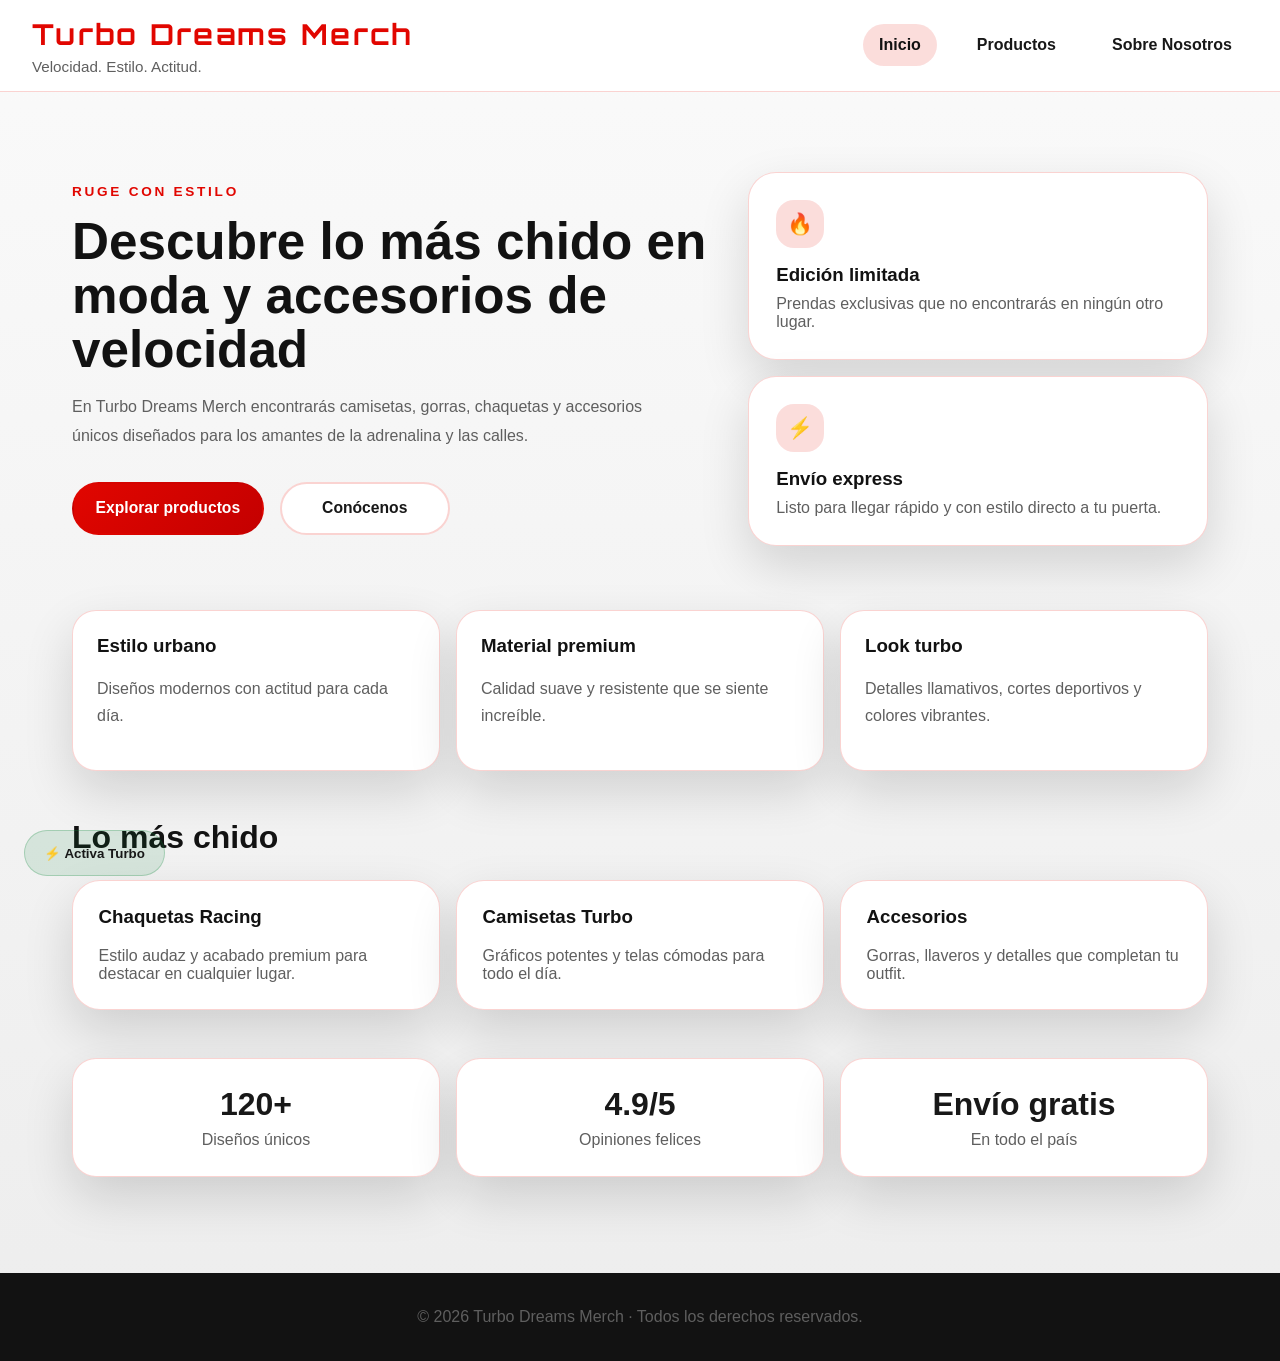
<file: PROYECTO LABORATORIO 2.5/index.html>
<!DOCTYPE html>
<html lang="es">
<head>
  <meta charset="UTF-8" />
  <meta name="viewport" content="width=device-width, initial-scale=1.0"/>
  <title>🛠️ Turbo Dreams Merch 🛠️: Inicio</title>
  <link rel="preconnect" href="https://fonts.googleapis.com">
  <link rel="preconnect" href="https://fonts.gstatic.com" crossorigin>
  <link href="https://fonts.googleapis.com/css2?family=Inter:wght@400;500;600;700&family=Orbitron:wght@500;700&display=swap" rel="stylesheet">
  <link rel="stylesheet" href="style/inicio.css">
</head>
<body>
  <canvas id="particles"></canvas>

  <header>
    <div class="brand">
      <h1>Turbo Dreams Merch</h1>
      <span>Velocidad. Estilo. Actitud.</span>
    </div>
    <nav>
      <a href="index.html" class="active">Inicio</a>
      <a href="productos.html">Productos</a>
      <a href="nosotros.html">Sobre Nosotros</a>
    </nav>
  </header>

  <main>
    <section class="hero">
      <div class="hero-copy">
        <span class="eyebrow">Ruge con estilo</span>
        <h2>Descubre lo más chido en moda y accesorios de velocidad</h2>
        <p>En Turbo Dreams Merch encontrarás camisetas, gorras, chaquetas y accesorios únicos diseñados para los amantes de la adrenalina y las calles.</p>
        <div class="hero-actions">
          <a href="productos.html" class="btn btn-primary">Explorar productos</a>
          <a href="nosotros.html" class="btn btn-secondary">Conócenos</a>
        </div>
      </div>
      <div class="hero-cards">
        <article class="hero-card">
          <span>🔥</span>
          <h3>Edición limitada</h3>
          <p>Prendas exclusivas que no encontrarás en ningún otro lugar.</p>
        </article>
        <article class="hero-card">
          <span>⚡</span>
          <h3>Envío express</h3>
          <p>Listo para llegar rápido y con estilo directo a tu puerta.</p>
        </article>
      </div>
    </section>

    <section class="feature-grid">
      <article class="feature">
        <h3>Estilo urbano</h3>
        <p>Diseños modernos con actitud para cada día.</p>
      </article>
      <article class="feature">
        <h3>Material premium</h3>
        <p>Calidad suave y resistente que se siente increíble.</p>
      </article>
      <article class="feature">
        <h3>Look turbo</h3>
        <p>Detalles llamativos, cortes deportivos y colores vibrantes.</p>
      </article>
    </section>

    <section class="highlights">
      <h2>Lo más chido</h2>
      <div class="cards">
        <article class="card">
          <h3>Chaquetas Racing</h3>
          <p>Estilo audaz y acabado premium para destacar en cualquier lugar.</p>
        </article>
        <article class="card">
          <h3>Camisetas Turbo</h3>
          <p>Gráficos potentes y telas cómodas para todo el día.</p>
        </article>
        <article class="card">
          <h3>Accesorios</h3>
          <p>Gorras, llaveros y detalles que completan tu outfit.</p>
        </article>
      </div>
    </section>

    <section class="stats">
      <div class="stat">
        <strong>120+</strong>
        <p>Diseños únicos</p>
      </div>
      <div class="stat">
        <strong>4.9/5</strong>
        <p>Opiniones felices</p>
      </div>
      <div class="stat">
        <strong>Envío gratis</strong>
        <p>En todo el país</p>
      </div>
    </section>
  </main>

  <footer>
    <p>&copy; 2026 Turbo Dreams Merch · Todos los derechos reservados.</p>
  </footer>

  <button class="modo-btn" onclick="toggleTheme()">⚡ Activa Turbo</button>
  <script src="script/inicio.js"></script>
</body>
</html>
</file>
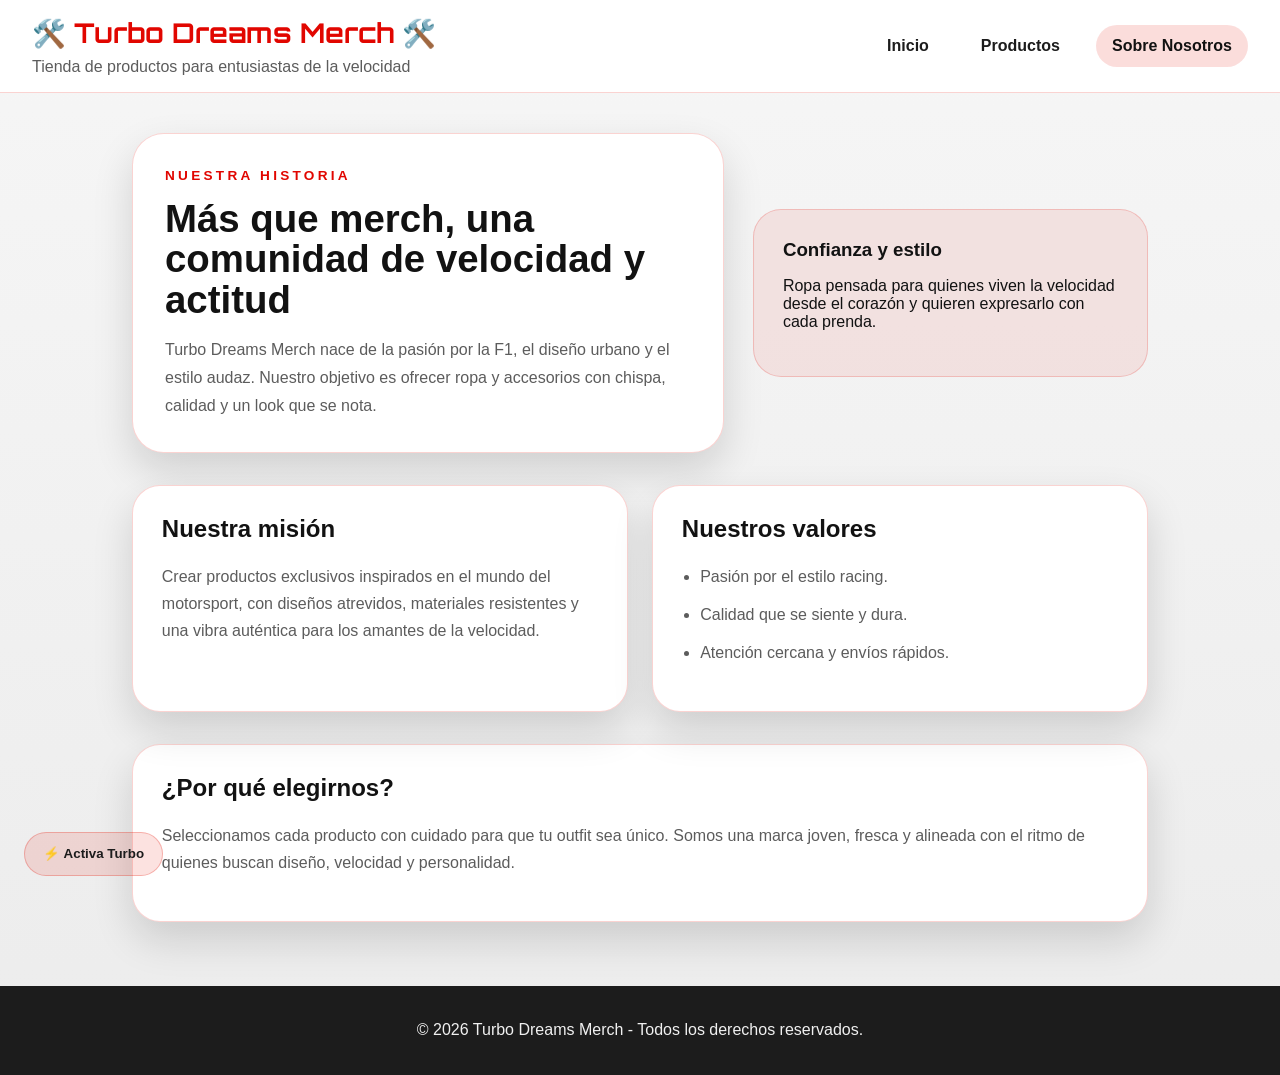
<file: PROYECTO LABORATORIO 2.5/nosotros.html>
﻿<!DOCTYPE html>
<html lang="es">
<head>
  <meta charset="UTF-8" />
  <meta name="viewport" content="width=device-width, initial-scale=1.0" />
  <title>🛠️ Turbo Dreams Merch 🛠️: Sobre Nosotros</title>
  <link rel="preconnect" href="https://fonts.googleapis.com">
  <link rel="preconnect" href="https://fonts.gstatic.com" crossorigin>
  <link href="https://fonts.googleapis.com/css2?family=Inter:wght@400;500;600;700&family=Orbitron:wght@500;700&display=swap" rel="stylesheet">
  <link rel="stylesheet" href="style/nosotros.css" />
</head>
<body>
  <canvas id="particles"></canvas>
  <header>
    <div>
      <h1>🛠️ Turbo Dreams Merch 🛠️</h1>
      <p>Tienda de productos para entusiastas de la velocidad</p>
    </div>
    <nav>
      <a href="inicio.html">Inicio</a>
      <a href="productos.html">Productos</a>
      <a href="nosotros.html" class="active">Sobre Nosotros</a>
    </nav>
  </header>

  <main>
    <section class="hero">
      <div class="hero-copy">
        <span class="eyebrow">Nuestra historia</span>
        <h2>Más que merch, una comunidad de velocidad y actitud</h2>
        <p>Turbo Dreams Merch nace de la pasión por la F1, el diseño urbano y el estilo audaz. Nuestro objetivo es ofrecer ropa y accesorios con chispa, calidad y un look que se nota.</p>
      </div>
      <div class="hero-card simple">
        <h3>Confianza y estilo</h3>
        <p>Ropa pensada para quienes viven la velocidad desde el corazón y quieren expresarlo con cada prenda.</p>
      </div>
    </section>

    <section class="section-grid">
      <article class="section-card">
        <h2>Nuestra misión</h2>
        <p>Crear productos exclusivos inspirados en el mundo del motorsport, con diseños atrevidos, materiales resistentes y una vibra auténtica para los amantes de la velocidad.</p>
      </article>
      <article class="section-card">
        <h2>Nuestros valores</h2>
        <ul>
          <li>Pasión por el estilo racing.</li>
          <li>Calidad que se siente y dura.</li>
          <li>Atención cercana y envíos rápidos.</li>
        </ul>
      </article>
    </section>

    <section class="section-card">
      <h2>¿Por qué elegirnos?</h2>
      <p>Seleccionamos cada producto con cuidado para que tu outfit sea único. Somos una marca joven, fresca y alineada con el ritmo de quienes buscan diseño, velocidad y personalidad.</p>
    </section>
  </main>

  <footer>
    <p>&copy; 2026 Turbo Dreams Merch - Todos los derechos reservados.</p>
  </footer>

  <button id="modoOscuro" class="modo-btn">⚡ Activa Turbo</button>
  <script src="script/nosotros.js"></script>
</body>
</html>
</file>
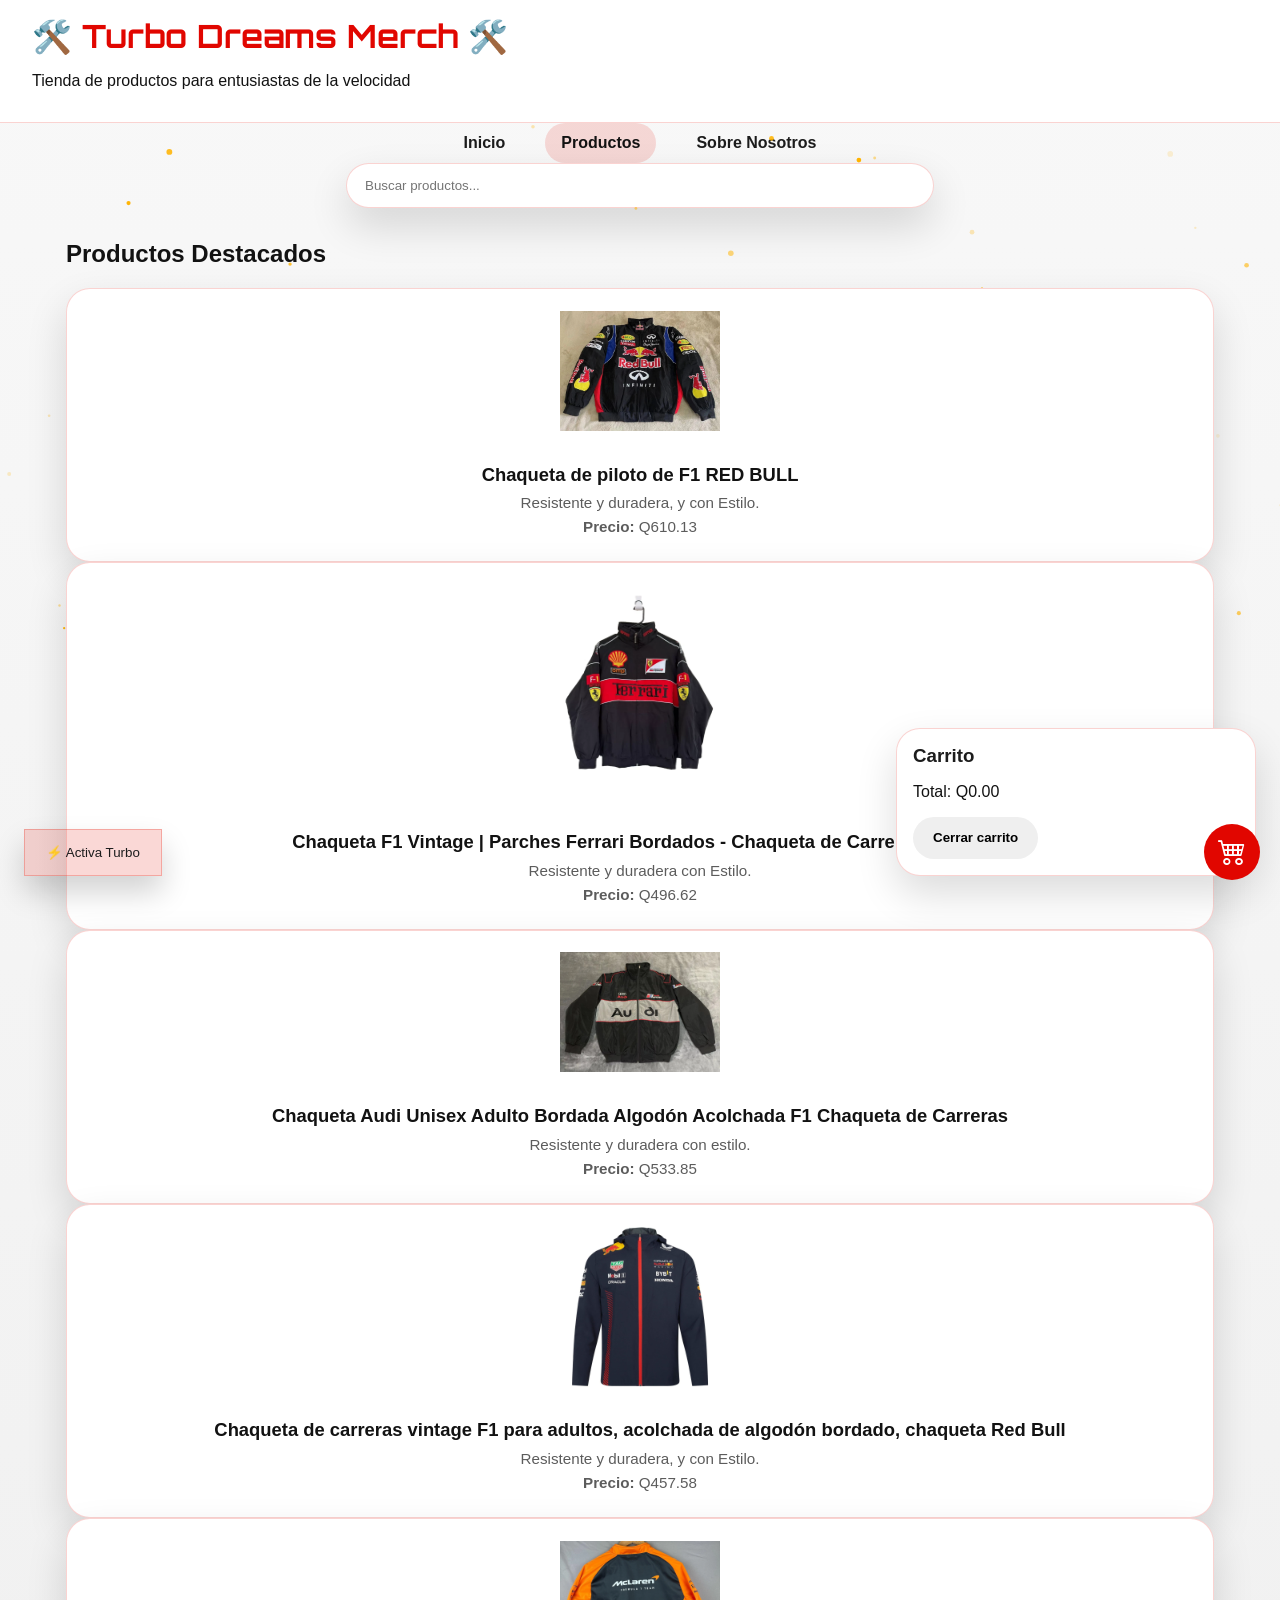
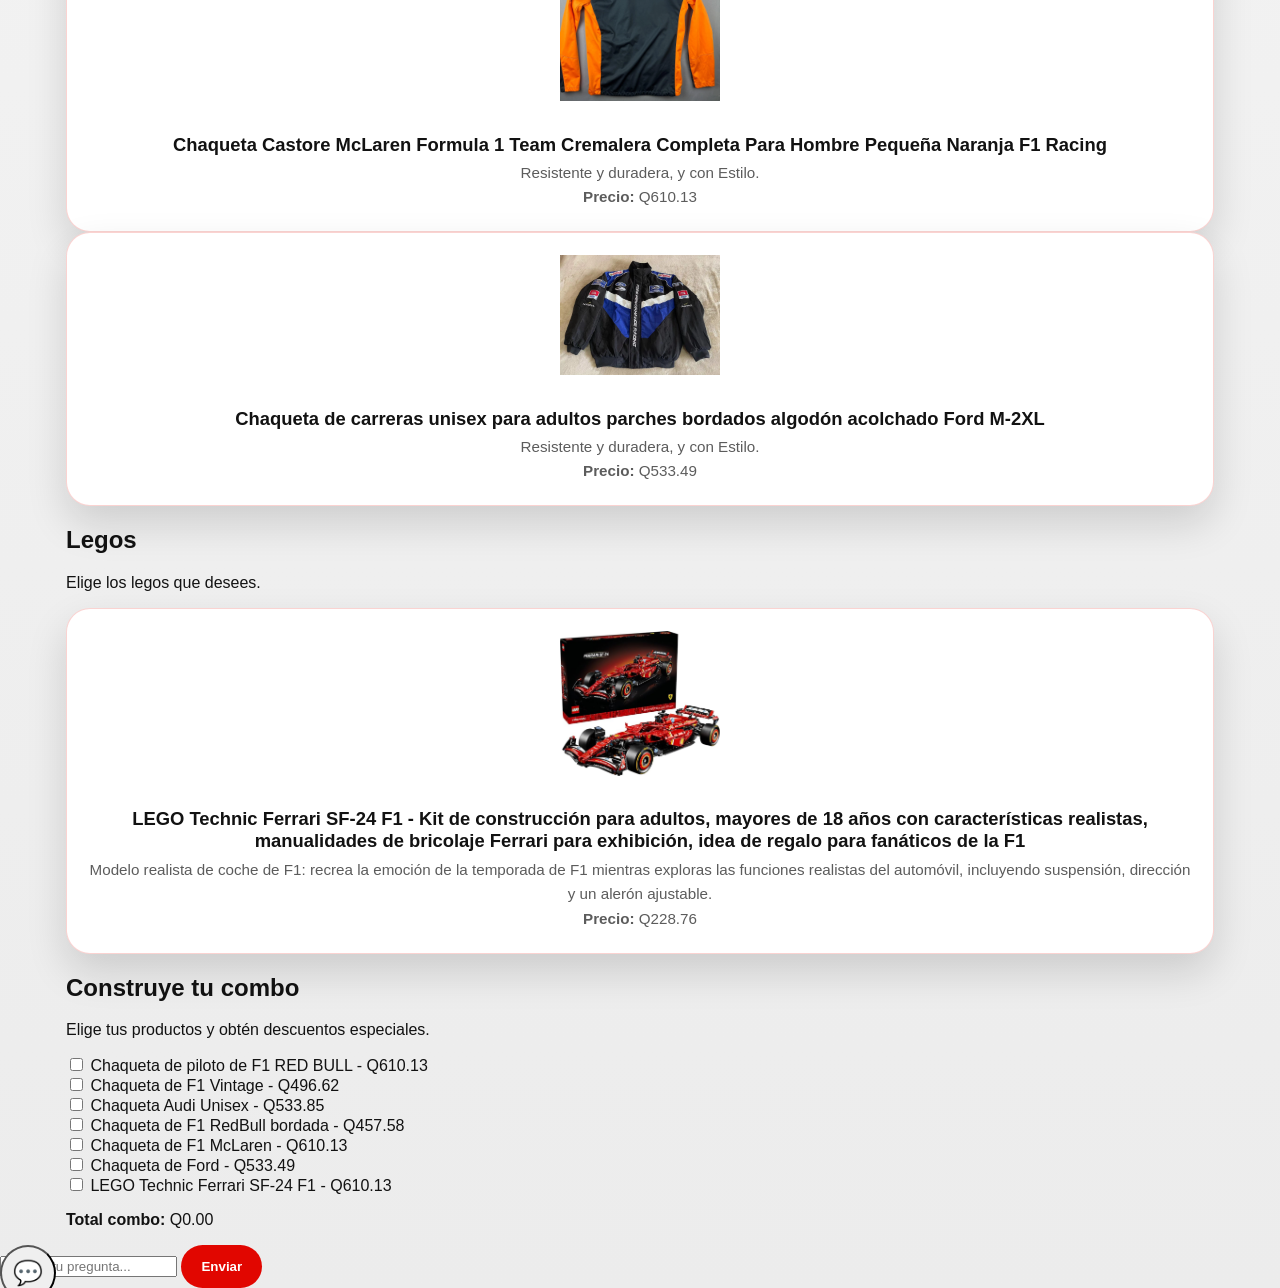
<file: PROYECTO LABORATORIO 2.5/productos.html>
<!DOCTYPE html>
<html lang="es" >
<head>
  <meta charset="UTF-8" />
  <meta name="viewport" content="width=device-width, initial-scale=1" />
  <title>🛠️ Turbo Dreams Merch 🛠️: productos</title>
  <link rel="preconnect" href="https://fonts.googleapis.com">
  <link rel="preconnect" href="https://fonts.gstatic.com" crossorigin>
  <link href="https://fonts.googleapis.com/css2?family=Inter:wght@400;500;600;700&family=Orbitron:wght@500;700&display=swap" rel="stylesheet">
  <link rel="stylesheet" href="style/producto.css" />
  <!-- Iconos Bootstrap (opcional) -->
  <link href="https://cdn.jsdelivr.net/npm/bootstrap-icons@1.8.1/font/bootstrap-icons.css" rel="stylesheet" />
</head>
<body>

<header>
  <h1>🛠️ Turbo Dreams Merch 🛠️</h1>
  <p>Tienda de productos para entusiastas de la velocidad</p>
</header>
<nav>
  <a href="inicio.html">Inicio</a>
  <a href="productos.html" class="active">Productos</a>
  <a href="nosotros.html">Sobre Nosotros</a>
</nav>
<section class="container" id="buscador">
  <input type="text" id="searchInput" placeholder="Buscar productos..." oninput="filtrarProductos()" />
</section>

<section class="container" id="productos">
  <h2>Productos Destacados</h2>

  <div class="producto" data-id="1" data-precio="610.13" data-categoria="manual" data-nombre="Chaqueta de piloto de F1 RED BULL" data-disponible="true">
    <img src="img/Redbull chaqueta.webp" alt="Chaqueta de piloto de F1 RED BULL" />
    <h3>Chaqueta de piloto de F1 RED BULL</h3>
    <p>Resistente y duradera, y con Estilo.</p>
    <p><strong>Precio:</strong> Q610.13</p>
    <button class="btn-comprar hover-add-btn" onclick="addToCart(1)">Añadir producto</button>
  </div>

  <div class="producto" data-id="2" data-precio="496.62" data-categoria="electrico" data-nombre="Chaqueta de F1 Vintage" data-disponible="true">
    <img src="img/Ferrari unisex.webp" alt="Chaqueta de F1 Vintage" />
    <h3>Chaqueta F1 Vintage | Parches Ferrari Bordados - Chaqueta de Carreras Unisex</h3>
    <p>Resistente y duradera con Estilo.</p>
    <p><strong>Precio:</strong> Q496.62</p>
    <button class="btn-comprar hover-add-btn" onclick="addToCart(2)">Añadir producto</button>
  </div>

  <div class="producto" data-id="3" data-precio="533.85" data-categoria="manual" data-nombre="Chaqueta Audi Unisex" data-disponible="true">
    <img src="img/Audi Chaqueta.webp" alt="Chaqueta Audi Unisex" />
    <h3>Chaqueta Audi Unisex Adulto Bordada Algodón Acolchada F1 Chaqueta de Carreras</h3>
    <p>Resistente y duradera con estilo.</p>
    <p><strong>Precio:</strong> Q533.85</p>
    <button class="btn-comprar hover-add-btn" onclick="addToCart(3)">Añadir producto</button>
  </div>

  <div class="producto" data-id="4" data-precio="457.58" data-categoria="manual" data-nombre="Chaqueta de F1 RedBull bordada" data-disponible="true">
    <img src="img/Chumpas  (1).jpg" alt="Chaqueta de F1 RedBull bordada" />
    <h3>Chaqueta de carreras vintage F1 para adultos, acolchada de algodón bordado, chaqueta Red Bull</h3>
    <p>Resistente y duradera, y con Estilo.</p>
    <p><strong>Precio:</strong> Q457.58</p>
    <button class="btn-comprar hover-add-btn" onclick="addToCart(4)">Añadir producto</button>
  </div>

  <div class="producto" data-id="5" data-precio="610.13" data-categoria="manual" data-nombre="Chaqueta de F1 McLaren" data-disponible="true">
    <img src="img/McLaren Chaqueta.webp" alt="Chaqueta de F1 McLaren" />
    <h3>Chaqueta Castore McLaren Formula 1 Team Cremalera Completa Para Hombre Pequeña Naranja F1 Racing</h3>
    <p>Resistente y duradera, y con Estilo.</p>
    <p><strong>Precio:</strong> Q610.13</p>
    <button class="btn-comprar hover-add-btn" onclick="addToCart(5)">Añadir producto</button>
  </div>

  <div class="producto" data-id="6" data-precio="533.49" data-categoria="manual" data-nombre="Chaqueta de Ford" data-disponible="true">
    <img src="img/carreras chaqueta.webp" alt="Chaqueta de Ford" />
    <h3>Chaqueta de carreras unisex para adultos parches bordados algodón acolchado Ford M-2XL</h3>
    <p>Resistente y duradera, y con Estilo.</p>
    <p><strong>Precio:</strong> Q533.49</p>
    <button class="btn-comprar hover-add-btn" onclick="addToCart(6)">Añadir producto</button>
  </div>
</section>

<section class="container" id="Legos">
  <h2>Legos</h2>
  <p>Elige los legos que desees.</p>
  <div id="legosList"></div>
  
  <div class="producto" data-id="7" data-precio="610.13" data-categoria="manual" data-nombre="LEGO Technic Ferrari SF-24 F1" data-disponible="true">
    <img src="img/Lego ferrari.jpg" alt="LEGO Technic Ferrari SF-24 F1" />
    <h3>LEGO Technic Ferrari SF-24 F1 - Kit de construcción para adultos, mayores de 18 años con características realistas, manualidades de bricolaje Ferrari para exhibición, idea de regalo para fanáticos de la F1 </h3>
    <p>Modelo realista de coche de F1: recrea la emoción de la temporada de F1 mientras exploras las funciones realistas del automóvil, incluyendo suspensión, dirección y un alerón ajustable.</p>
    <p><strong>Precio:</strong> Q228.76</p>
    <button class="btn-comprar hover-add-btn" onclick="addToCart(7)">Añadir producto</button>
  </div>


</section>

<section class="container" id="combos">
  <h2>Construye tu combo</h2>
  <p>Elige tus productos y obtén descuentos especiales.</p>
  <div id="comboList"></div>
  <p><strong>Total combo:</strong> Q<span id="comboTotal">0.00</span></p>
</section>

<section id="carritoContainer" class="oculto">
  <h3>Carrito</h3>
  <ul id="carrito"></ul>
  <p>Total: Q<span id="total">0.00</span></p>
  <button onclick="toggleCart()" class="btn-cerrar">Cerrar carrito</button>
</section>

<!-- Botón flotante carrito -->
<div class="floating-cart-btn" onclick="toggleCart()" title="Ver carrito">
  <i class="bi bi-cart4" style="font-size: 28px;"></i>
  <span id="cart-badge">0</span>
</div>

<!-- Botón modo nocturno (flotante, igual que en el resto del sitio) -->
<button class="modo-btn" onclick="toggleNightMode()" title="Activar modo oscuro">
  <span id="darkToggleIcon">⚡</span> Activa Turbo
</button>

<!-- Fondo partículas -->
<canvas id="particles"></canvas>
<!-- Botón flotante asistente -->
<button id="asistenteBtn" class="floating-btn asistente-btn" title="Asistente 🛠️">💬</button>



<!-- Íconos FontAwesome -->
<link rel="stylesheet" href="https://cdnjs.cloudflare.com/ajax/libs/font-awesome/6.5.0/css/all.min.css" />


<div id="asistenteChat" class="asistente-chat oculto" aria-live="polite" aria-label="Chat de asistente">
  <div id="chatLog" class="chat-log"></div>
  <div class="chat-input">
    <input type="text" id="userInput" placeholder="Escribe tu pregunta..." aria-label="Entrada de mensaje"/>
    <button id="sendBtn" aria-label="Enviar mensaje">Enviar</button>
  </div>
</div>

<a href="https://wa.me/50212345678" class="floating-btn whatsapp" target="_blank" aria-label="WhatsApp">
  <i class="fab fa-whatsapp"></i>
</a>


<a href="https://instagram.com/tu_usuario" class="floating-btn instagram" target="_blank" aria-label="Instagram">
  <i class="fab fa-instagram"></i>
</a>

<script>
  
  const buttons = document.querySelectorAll('.floating-btn');

  buttons.forEach(btn => {
    btn.addEventListener('click', () => {
      // Añadir la clase .clicked para animar el clic
      btn.classList.add('clicked');

      // Quitar la clase después de que termine la animación para poder repetirla
      setTimeout(() => {
        btn.classList.remove('clicked');
      }, 300); // Duración igual a la animación
    });
  });
</script>

<script src="script/producto.js"></script>
</body>
</html>
</file>
<file: PROYECTO LABORATORIO 2.5/style/inicio.css>
:root {
  --color-bg: #fafafa;
  --color-surface: #ffffff;
  --color-surface-panel: rgba(255, 255, 255, 0.92);
  --color-text: #121212;
  --color-muted: #5f5f5f;
  --color-primary: #e10600;
  --color-secondary: #181818;
  --color-brand: #e10600;
  --color-border: rgba(225, 16, 0, 0.18);
  --color-footer: #121212;
  --shadow: 0 20px 50px rgba(0, 0, 0, 0.14);
}

[data-theme="dark"] {
  --color-bg: #121212;
  --color-surface: #1b1b1b;
  --color-surface-panel: rgba(24, 24, 24, 0.94);
  --color-text: #f4f4f4;
  --color-muted: #a0a0a0;
  --color-primary: #e10600;
  --color-secondary: #f6f6f6;
  --color-brand: #f6f6f6;
  --color-border: rgba(225, 16, 0, 0.25);
  --color-footer: #090909;
  --shadow: 0 20px 50px rgba(0, 0, 0, 0.45);
}

* {
  box-sizing: border-box;
}

html {
  scroll-behavior: smooth;
}

body {
  margin: 0;
  min-height: 100vh;
  background: linear-gradient(180deg, var(--color-bg) 0%, #ededed 100%);
  color: var(--color-text);
  font-family: "Poppins", Arial, sans-serif;
  overflow-x: hidden;
}

#particles {
  position: fixed;
  inset: 0;
  width: 100%;
  height: 100%;
  pointer-events: none;
  z-index: 0;
}

header {
  position: sticky;
  top: 0;
  z-index: 20;
  display: flex;
  flex-wrap: wrap;
  justify-content: space-between;
  align-items: center;
  gap: 1rem;
  padding: 1rem 2rem;
  background: var(--color-surface-panel);
  border-bottom: 1px solid var(--color-border);
  backdrop-filter: blur(12px);
}

.brand h1 {
  margin: 0;
  font-family: 'Orbitron', sans-serif;
  font-size: 1.8rem;
  letter-spacing: 0.08em;
  color: var(--color-brand);
}

.brand span {
  display: block;
  margin-top: 0.35rem;
  color: var(--color-muted);
  font-size: 0.95rem;
}

nav {
  display: flex;
  gap: 1.5rem;
  flex-wrap: wrap;
}

nav a {
  color: var(--color-secondary);
  text-decoration: none;
  font-weight: 600;
  padding: 0.75rem 1rem;
  border-radius: 999px;
  transition: background 0.25s ease, color 0.25s ease;
}

nav a:hover,
nav a.active {
  color: #121212;
  background: rgba(225, 16, 0, 0.14);
}

main {
  position: relative;
  z-index: 1;
  padding: 2rem;
  max-width: 1200px;
  margin: 0 auto;
}

.hero {
  display: grid;
  grid-template-columns: minmax(0, 1.4fr) minmax(300px, 1fr);
  align-items: center;
  gap: 2rem;
  padding: 3rem 0 2rem;
}

.hero-copy {
  max-width: 720px;
}

.eyebrow {
  display: inline-block;
  margin-bottom: 1rem;
  color: var(--color-primary);
  font-weight: 800;
  text-transform: uppercase;
  letter-spacing: 0.2em;
  font-size: 0.85rem;
}

.hero-copy h2 {
  margin: 0 0 1rem;
  font-size: clamp(2.3rem, 4vw, 3.7rem);
  line-height: 1.05;
}

.hero-copy p {
  max-width: 600px;
  line-height: 1.8;
  color: var(--color-muted);
  font-size: 1rem;
}

.hero-actions {
  display: flex;
  flex-wrap: wrap;
  gap: 1rem;
  margin-top: 2rem;
}

.btn {
  display: inline-flex;
  align-items: center;
  justify-content: center;
  min-width: 170px;
  border-radius: 999px;
  padding: 0.95rem 1.35rem;
  font-size: 0.98rem;
  font-weight: 700;
  text-decoration: none;
  border: 2px solid transparent;
  transition: transform 0.2s ease, box-shadow 0.2s ease, background 0.2s ease;
}

.btn:hover {
  transform: translateY(-1px);
  box-shadow: 0 18px 45px rgba(14, 134, 56, 0.16);
}

.btn-primary {
  background: linear-gradient(135deg, var(--color-primary), #c40000);
  color: #ffffff;
}

.btn-secondary {
  background: var(--color-surface);
  color: var(--color-secondary);
  border-color: var(--color-border);
}

.hero-cards {
  display: grid;
  gap: 1rem;
}

.hero-card {
  background: var(--color-surface);
  border: 1px solid var(--color-border);
  padding: 1.7rem;
  border-radius: 28px;
  box-shadow: var(--shadow);
}

.hero-card span {
  display: inline-flex;
  width: 3rem;
  height: 3rem;
  align-items: center;
  justify-content: center;
  border-radius: 18px;
  background: rgba(225, 16, 0, 0.14);
  color: var(--color-primary);
  font-size: 1.3rem;
  margin-bottom: 1rem;
}

.hero-card h3 {
  margin: 0 0 0.6rem;
}

.hero-card p {
  margin: 0;
  color: var(--color-muted);
}

.feature-grid {
  display: grid;
  grid-template-columns: repeat(auto-fit, minmax(210px, 1fr));
  gap: 1rem;
  margin: 2rem 0;
}

.feature {
  background: var(--color-surface);
  border: 1px solid var(--color-border);
  border-radius: 24px;
  padding: 1.5rem;
  box-shadow: var(--shadow);
}

.feature h3 {
  margin-top: 0;
}

.feature p {
  color: var(--color-muted);
  line-height: 1.7;
}

.highlights {
  margin-top: 3rem;
}

.highlights h2 {
  margin-bottom: 1.5rem;
  font-size: 2rem;
}

.cards {
  display: grid;
  gap: 1rem;
  grid-template-columns: repeat(auto-fit, minmax(220px, 1fr));
}

.card {
  background: var(--color-surface);
  border: 1px solid var(--color-border);
  padding: 1.6rem;
  border-radius: 28px;
  box-shadow: var(--shadow);
  transition: transform 0.25s ease, border-color 0.25s ease;
}

.card:hover {
  transform: translateY(-6px);
  border-color: rgba(14, 134, 56, 0.35);
}

.card h3 {
  margin-top: 0;
}

.card p {
  color: var(--color-muted);
  margin: 0.8rem 0 0;
}

.stats {
  display: grid;
  grid-template-columns: repeat(3, minmax(0, 1fr));
  gap: 1rem;
  margin-top: 3rem;
}

.stat {
  background: var(--color-surface);
  border: 1px solid var(--color-border);
  border-radius: 24px;
  padding: 1.7rem;
  text-align: center;
  box-shadow: var(--shadow);
}

.stat strong {
  display: block;
  font-size: 2rem;
  margin-bottom: 0.5rem;
  color: var(--color-secondary);
}

.stat p {
  margin: 0;
  color: var(--color-muted);
}

footer {
  margin-top: 4rem;
  padding: 1.2rem 2rem;
  text-align: center;
  color: var(--color-muted);
  background: var(--color-footer);
}

.modo-btn {
  position: fixed;
  bottom: 24px;
  left: 24px;
  background: rgba(14, 134, 56, 0.12);
  color: var(--color-secondary);
  border: 1px solid rgba(14, 134, 56, 0.25);
  border-radius: 999px;
  padding: 0.9rem 1.2rem;
  font-weight: 700;
  cursor: pointer;
  z-index: 1000;
  transition: transform 0.2s ease, background 0.2s ease;
}

.modo-btn:hover {
  transform: translateY(-2px);
  background: rgba(14, 134, 56, 0.2);
}

@media (max-width: 900px) {
  .hero {
    grid-template-columns: 1fr;
  }
}

@media (max-width: 680px) {
  header {
    padding: 1rem;
  }

  .hero-copy h2 {
    font-size: 2.2rem;
  }

  .feature-grid,
  .cards,
  .stats {
    grid-template-columns: 1fr;
  }

  .hero-actions {
    flex-direction: column;
    align-items: stretch;
  }
}
</file>
<file: PROYECTO LABORATORIO 2.5/style/nosotros.css>
﻿:root {
  --color-bg: #f6f6f6;
  --color-surface: #ffffff;
  --color-surface-panel: rgba(255, 255, 255, 0.92);
  --color-text: #121212;
  --color-muted: #5c5c5c;
  --color-primary: #e10600;
  --color-secondary: #1c1c1c;
  --color-brand: #e10600;
  --color-border: rgba(225, 16, 0, 0.18);
  --color-shadow: 0 18px 40px rgba(0, 0, 0, 0.14);
}

[data-theme="dark"] {
  --color-bg: #111111;
  --color-surface: #181818;
  --color-surface-panel: rgba(24, 24, 24, 0.94);
  --color-text: #f4f4f4;
  --color-muted: #a1a1a1;
  --color-primary: #e10600;
  --color-secondary: #f4f4f4;
  --color-brand: #f4f4f4;
  --color-border: rgba(225, 16, 0, 0.25);
  --color-shadow: 0 18px 40px rgba(0, 0, 0, 0.45);
}

* {
  box-sizing: border-box;
}

body {
  margin: 0;
  font-family: 'Poppins', Arial, sans-serif;
  min-height: 100vh;
  background: linear-gradient(180deg, var(--color-bg) 0%, #ececec 100%);
  color: var(--color-text);
  overflow-x: hidden;
}

#particles {
  position: fixed;
  inset: 0;
  width: 100%;
  height: 100%;
  pointer-events: none;
  z-index: 0;
}

header {
  position: sticky;
  top: 0;
  z-index: 20;
  display: flex;
  flex-wrap: wrap;
  justify-content: space-between;
  align-items: center;
  gap: 1rem;
  padding: 1rem 2rem;
  background: var(--color-surface-panel);
  border-bottom: 1px solid var(--color-border);
  backdrop-filter: blur(14px);
}

header h1 {
  margin: 0;
  font-family: 'Orbitron', sans-serif;
  font-size: 1.7rem;
  color: var(--color-brand);
}

header p {
  margin: 0.5rem 0 0;
  color: var(--color-muted);
}

nav {
  display: flex;
  gap: 1.25rem;
  flex-wrap: wrap;
}

nav a {
  color: var(--color-secondary);
  text-decoration: none;
  font-weight: 700;
  padding: 0.75rem 1rem;
  border-radius: 999px;
  transition: background 0.25s ease, color 0.25s ease;
}

nav a.active,
nav a:hover {
  color: #121212;
  background: rgba(225, 16, 0, 0.14);
}

main {
  position: relative;
  z-index: 1;
  max-width: 1080px;
  margin: 0 auto;
  padding: 2.5rem 2rem 4rem;
}

.hero {
  display: grid;
  grid-template-columns: 1.2fr 0.8fr;
  gap: 1.8rem;
  align-items: center;
}

.hero-copy {
  padding: 2rem;
  background: var(--color-surface);
  border: 1px solid var(--color-border);
  border-radius: 32px;
  box-shadow: var(--color-shadow);
}

.hero-copy .eyebrow {
  display: inline-block;
  margin-bottom: 1rem;
  color: var(--color-primary);
  text-transform: uppercase;
  letter-spacing: 0.24em;
  font-size: 0.85rem;
  font-weight: 800;
}

.hero-copy h2 {
  margin: 0 0 1rem;
  font-size: clamp(2.2rem, 3vw, 3.4rem);
  line-height: 1.05;
}

.hero-copy p {
  margin: 0;
  color: var(--color-muted);
  line-height: 1.75;
}

.hero-card.simple {
  background: rgba(225, 16, 0, 0.08);
  border: 1px solid rgba(225, 16, 0, 0.18);
  padding: 1.8rem;
  border-radius: 28px;
}

.hero-card.simple h3 {
  margin: 0 0 0.75rem;
}

.section-grid {
  display: grid;
  grid-template-columns: repeat(auto-fit, minmax(260px, 1fr));
  gap: 1.5rem;
  margin: 2rem 0;
}

.section-card {
  background: var(--color-surface);
  border: 1px solid var(--color-border);
  border-radius: 28px;
  padding: 1.8rem;
  box-shadow: var(--color-shadow);
}

.section-card h2 {
  margin-top: 0;
}

.section-card p,
.section-card ul {
  color: var(--color-muted);
  line-height: 1.7;
}

.section-card ul {
  padding-left: 1.15rem;
}

.section-card li {
  margin-bottom: 0.7rem;
}

footer {
  padding: 1.2rem 2rem;
  text-align: center;
  background: var(--color-secondary);
  color: #f0f0f0;
}

.modo-btn {
  position: fixed;
  bottom: 24px;
  left: 24px;
  background: rgba(225, 16, 0, 0.12);
  color: var(--color-secondary);
  border: 1px solid rgba(225, 16, 0, 0.25);
  border-radius: 999px;
  padding: 0.85rem 1.15rem;
  font-weight: 700;
  cursor: pointer;
  z-index: 1000;
}

@media (max-width: 900px) {
  .hero {
    grid-template-columns: 1fr;
  }
}

@media (max-width: 680px) {
  header,
  main {
    padding-left: 1rem;
    padding-right: 1rem;
  }

  .hero-copy h2 {
    font-size: 2.1rem;
  }
}
</file>
<file: PROYECTO LABORATORIO 2.5/style/producto.css>
﻿/* Global theme variables */
:root {
  --color-bg: #f8f8f8;
  --color-surface: #ffffff;
  --color-surface-panel: rgba(255, 255, 255, 0.92);
  --color-text: #121212;
  --color-muted: #5c5c5c;
  --color-primary: #e10600;
  --color-secondary: #1c1c1c;
  --color-brand: #e10600;
  --color-border: rgba(225, 16, 0, 0.18);
  --color-shadow: 0 18px 40px rgba(0, 0, 0, 0.14);
}

[data-theme="dark"] {
  --color-bg: #101010;
  --color-surface: #181818;
  --color-surface-panel: rgba(24, 24, 24, 0.94);
  --color-text: #f4f4f4;
  --color-muted: #a2a2a2;
  --color-primary: #e10600;
  --color-secondary: #f4f4f4;
  --color-brand: #f4f4f4;
  --color-border: rgba(225, 16, 0, 0.25);
  --color-shadow: 0 18px 40px rgba(0, 0, 0, 0.45);
}

* {
  box-sizing: border-box;
}

body {
  margin: 0;
  padding: 0;
  min-height: 100vh;
  font-family: 'Segoe UI', Tahoma, Geneva, Verdana, sans-serif;
  color: var(--color-text);
  background: linear-gradient(180deg, var(--color-bg) 0%, #ececec 100%);
  overflow-x: hidden;
}

.container {
  max-width: 1180px;
  margin: 0 auto;
  padding: 0 1rem;
}

#particles {
  position: fixed;
  inset: 0;
  width: 100%;
  height: 100%;
  pointer-events: none;
  z-index: 0;
}

header {
  position: sticky;
  top: 0;
  z-index: 20;
  background: var(--color-surface-panel);
  border-bottom: 1px solid var(--color-border);
  backdrop-filter: blur(14px);
  padding: 1rem 2rem;
}

header h1 {
  margin: 0;
  font-family: 'Orbitron', sans-serif;
  color: var(--color-brand);
}

nav {
  display: flex;
  justify-content: center;
  gap: 1.5rem;
  flex-wrap: wrap;
}

nav a {
  color: var(--color-secondary);
  text-decoration: none;
  font-weight: 700;
  padding: 0.7rem 1rem;
  border-radius: 999px;
  transition: background 0.25s ease, color 0.25s ease;
}

nav a:hover,
nav a.active {
  color: #121212;
  background: rgba(225, 16, 0, 0.14);
}

main {
  position: relative;
  z-index: 1;
  max-width: 1180px;
  margin: 0 auto;
  padding: 2rem;
}

.page-title {
  text-align: center;
  margin-bottom: 1.5rem;
}

.page-title h1 {
  font-size: clamp(2rem, 3vw, 3rem);
  margin: 0;
}

.page-title p {
  margin: 0.75rem auto 0;
  max-width: 680px;
  color: var(--color-muted);
}

#buscador {
  max-width: 620px;
  margin: 0 auto 2rem;
}

#searchInput {
  width: 100%;
  padding: 14px 18px;
  border-radius: 999px;
  border: 1px solid var(--color-border);
  outline: none;
  background: var(--color-surface);
  color: var(--color-text);
  box-shadow: var(--color-shadow);
}

#searchInput:focus {
  border-color: var(--color-primary);
}

.grid-productos {
  display: grid;
  grid-template-columns: repeat(auto-fit, minmax(240px, 1fr));
  gap: 1.5rem;
}

.producto {
  position: relative;
  background: var(--color-surface);
  border: 1px solid var(--color-border);
  border-radius: 24px;
  padding: 1.35rem;
  text-align: center;
  transition: transform 0.25s ease, box-shadow 0.25s ease, border-color 0.25s ease;
  box-shadow: var(--color-shadow);
  overflow: hidden;
  z-index: 1;
}

.producto:hover {
  transform: translateY(-5px);
  border-color: rgba(225, 16, 0, 0.35);
}

.producto img {
  max-width: 160px;
  margin-bottom: 1rem;
  transition: transform 0.35s ease;
}

.producto:hover img {
  transform: scale(1.05);
}

.producto h3 {
  margin: 0.8rem 0 0.35rem;
  font-size: 1.15rem;
}

.producto p {
  margin: 0;
  color: var(--color-muted);
  font-size: 0.95rem;
  line-height: 1.6;
}

.producto-actions {
  display: flex;
  justify-content: center;
  gap: 0.75rem;
  flex-wrap: wrap;
  margin-top: 1.1rem;
}

.add-button,
.btn-comprar,
.hover-add-btn,
.btn-cerrar,
.modo-nocturno-btn,
.chat-input button {
  border: none;
  border-radius: 999px;
  padding: 0.85rem 1.25rem;
  font-weight: 700;
  cursor: pointer;
  transition: transform 0.2s ease, background 0.25s ease;
}

add-button,
.btn-comprar,
.hover-add-btn,
.modo-nocturno-btn,
.modo-btn,
.chat-input button {
  background: var(--color-primary);
  color: #ffffff;
}

.modo-nocturno-btn,
.modo-btn {
  position: fixed;
  bottom: 24px;
  left: 24px;
  z-index: 1000;
  border: 1px solid rgba(225, 16, 0, 0.25);
  background: rgba(225, 16, 0, 0.16);
  color: var(--color-secondary);
  padding: 0.95rem 1.3rem;
  box-shadow: 0 16px 30px rgba(0, 0, 0, 0.18);
}

.add-button:hover,
.hover-add-btn:hover,
.modo-nocturno-btn:hover,
.chat-input button:hover {
  transform: translateY(-1px);
  background: #c40000;
}

.btn-comprar,
.hover-add-btn {
  background: var(--color-primary);
  color: #ffffff;
  padding: 0.95rem 1.4rem;
  border-radius: 999px;
  border: 1px solid transparent;
  box-shadow: 0 14px 24px rgba(225, 16, 0, 0.18);
}

.btn-comprar:hover,
.hover-add-btn:hover,
.modo-nocturno-btn:hover,
.chat-input button:hover {
  transform: translateY(-1px);
  background: #c40000;
}

.hover-add-btn {
  position: absolute;
  bottom: 22px;
  left: 50%;
  transform: translateX(-50%) translateY(40px);
  opacity: 0;
  pointer-events: none;
  background: var(--color-primary);
  box-shadow: 0 12px 24px rgba(225, 16, 0, 0.16);
}

.producto:hover .hover-add-btn {
  transform: translateX(-50%) translateY(0);
  opacity: 1;
  pointer-events: auto;
}

#carritoContainer {
  position: fixed;
  bottom: 24px;
  right: 24px;
  width: min(360px, calc(100vw - 40px));
  max-height: 450px;
  background: var(--color-surface);
  border: 1px solid var(--color-border);
  border-radius: 24px;
  padding: 1rem;
  box-shadow: var(--color-shadow);
  overflow-y: auto;
  z-index: 1005;
}

#carritoContainer h3 {
  margin: 0 0 1rem;
  color: var(--color-secondary);
}

#carrito {
  list-style: none;
  margin: 0;
  padding: 0;
}

#carrito li {
  display: flex;
  justify-content: space-between;
  gap: 0.75rem;
  padding: 0.85rem 0;
  border-bottom: 1px solid var(--color-border);
  font-size: 0.95rem;
}

.btn-eliminar {
  background: transparent;
  color: var(--color-secondary);
  font-size: 1rem;
  cursor: pointer;
}

.btn-eliminar:hover {
  color: var(--color-primary);
}

#carritoTotal {
  display: flex;
  justify-content: space-between;
  align-items: center;
  margin-top: 1rem;
  font-weight: 700;
}

.floating-cart-btn,
.floating-btn {
  position: fixed;
  border-radius: 50%;
  width: 56px;
  height: 56px;
  display: flex;
  justify-content: center;
  align-items: center;
  color: white;
  font-size: 24px;
  cursor: pointer;
  z-index: 1010;
  transition: background 0.3s ease, transform 0.2s ease;
}

.floating-cart-btn {
  bottom: 20px;
  right: 20px;
  background: var(--color-primary);
}

.floating-cart-btn:hover {
  background: #c40000;

.floating-btn.asistente-btn {
  bottom: 90px;
  left: 20px;
  background: var(--color-secondary);
}

.floating-btn.asistente-btn:hover {
  background: #0e3e21;
}

.floating-btn.whatsapp {
  bottom: 160px;
  left: 20px;
  background: #25d366;
}

.floating-btn.whatsapp:hover {
  background: #1ebe57;
}

.floating-btn.instagram {
  bottom: 230px;
  left: 20px;
  background: radial-gradient(circle at 30% 107%, #fdf497 0%, #fd5949 45%, #d6249f 60%, #285AEB 90%);
}

.asistente-chat {
  position: fixed;
  bottom: 90px;
  left: 20px;
  width: min(320px, calc(100vw - 40px));
  max-height: 420px;
  background: var(--color-surface);
  border-radius: 20px;
  border: 1px solid var(--color-border);
  box-shadow: var(--color-shadow);
  display: flex;
  flex-direction: column;
  overflow: hidden;
  z-index: 1010;
}

.asistente-chat.oculto {
  display: none;
}

.chat-log {
  flex: 1;
  padding: 0.95rem;
  overflow-y: auto;
  color: var(--color-text);
  font-size: 0.9rem;
}

.chat-log p {
  margin: 0.75rem 0;
}

.chat-log p strong {
  color: var(--color-primary);
}

.chat-input {
  display: flex;
  gap: 0.6rem;
  padding: 0.85rem;
  border-top: 1px solid var(--color-border);
  background: var(--color-surface);
}

.chat-input input {
  flex: 1;
  border: 1px solid var(--color-border);
  border-radius: 999px;
  padding: 0.85rem 1rem;
  background: var(--color-surface);
  color: var(--color-text);
  outline: none;
}

.chat-input button {
  background: var(--color-primary);
  color: #06180a;
}

#combos {
  background: var(--color-surface);
  border: 1px solid var(--color-border);
  border-radius: 24px;
  padding: 1.6rem;
  box-shadow: var(--color-shadow);
  margin: 2rem auto;
}

#combos h2,
#combos p {
  margin: 0;
}

#comboList {
  display: grid;
  gap: 0.85rem;
  margin-top: 1rem;
}

.combo-item {
  background: var(--color-surface);
  border: 1px solid var(--color-border);
  border-radius: 12px;
  padding: 0.9rem 1rem;
}

.combo-item label {
  display: flex;
  align-items: center;
  gap: 0.75rem;
  cursor: pointer;
  color: var(--color-text);
}

.combo-item input[type="checkbox"] {
  width: 1.1rem;
  height: 1.1rem;
  accent-color: var(--color-primary);
}

@media (max-width: 860px) {
  main {
    padding: 1.5rem;
  }

  .floating-cart-btn,
  .floating-btn.asistente-btn,
  .floating-btn.whatsapp,
  .floating-btn.instagram {
    width: 50px;
    height: 50px;
  }
}

@media (max-width: 640px) {
  header {
    padding: 1rem;
  }

  nav {
    gap: 1rem;
  }

  .page-title h1 {
    font-size: 1.9rem;
  }

  .grid-productos {
    grid-template-columns: 1fr;
  }

  .floating-btn.asistente-btn,
  .floating-btn.whatsapp,
  .floating-btn.instagram {
    left: 16px;
  }

  .floating-cart-btn {
    right: 16px;
  }
}
</file>
